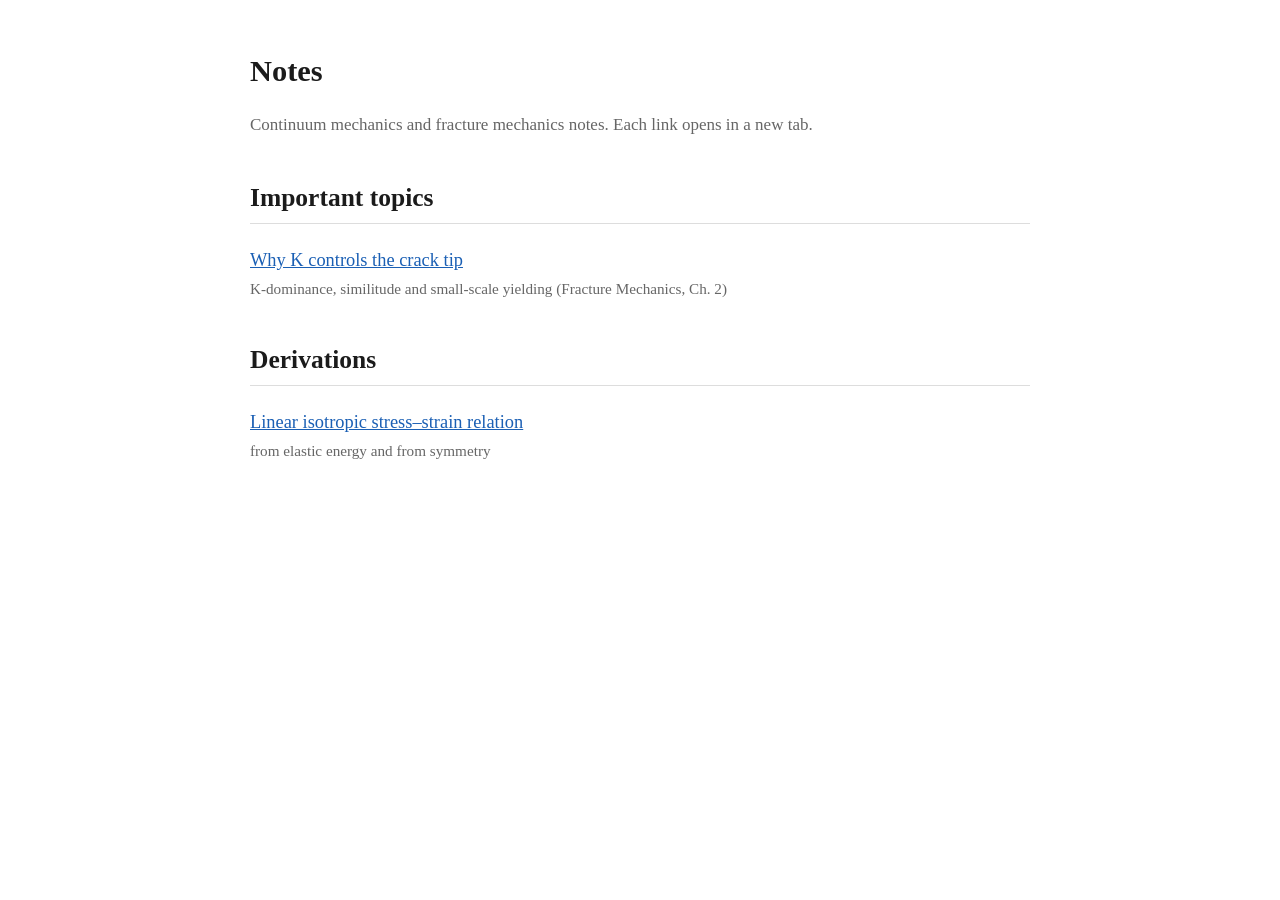
<file: index.html>
<!doctype html>
<html lang="en">
<head>
  <meta charset="utf-8">
  <meta name="viewport" content="width=device-width, initial-scale=1">
  <title>Notes</title>
  <link rel="stylesheet" href="style.css">
</head>
<body>
  <main>
    <h1>Notes</h1>
    <p class="sub">Continuum mechanics and fracture mechanics notes. Each link opens in a new tab.</p>

    <h2>Important topics</h2>
    <ul class="toc">
      <li>
        <a href="k_dominance.html" target="_blank" rel="noopener">
          Why K controls the crack tip
        </a>
        <span>K-dominance, similitude and small-scale yielding (Fracture Mechanics, Ch. 2)</span>
      </li>
      <!-- add new important topics here -->
    </ul>

    <h2>Derivations</h2>
    <ul class="toc">
      <li>
        <a href="stress_field_3d.html" target="_blank" rel="noopener">
          Linear isotropic stress–strain relation
        </a>
        <span>from elastic energy and from symmetry</span>
      </li>
      <!-- add new derivations here -->
    </ul>
  </main>
</body>
</html>
</file>
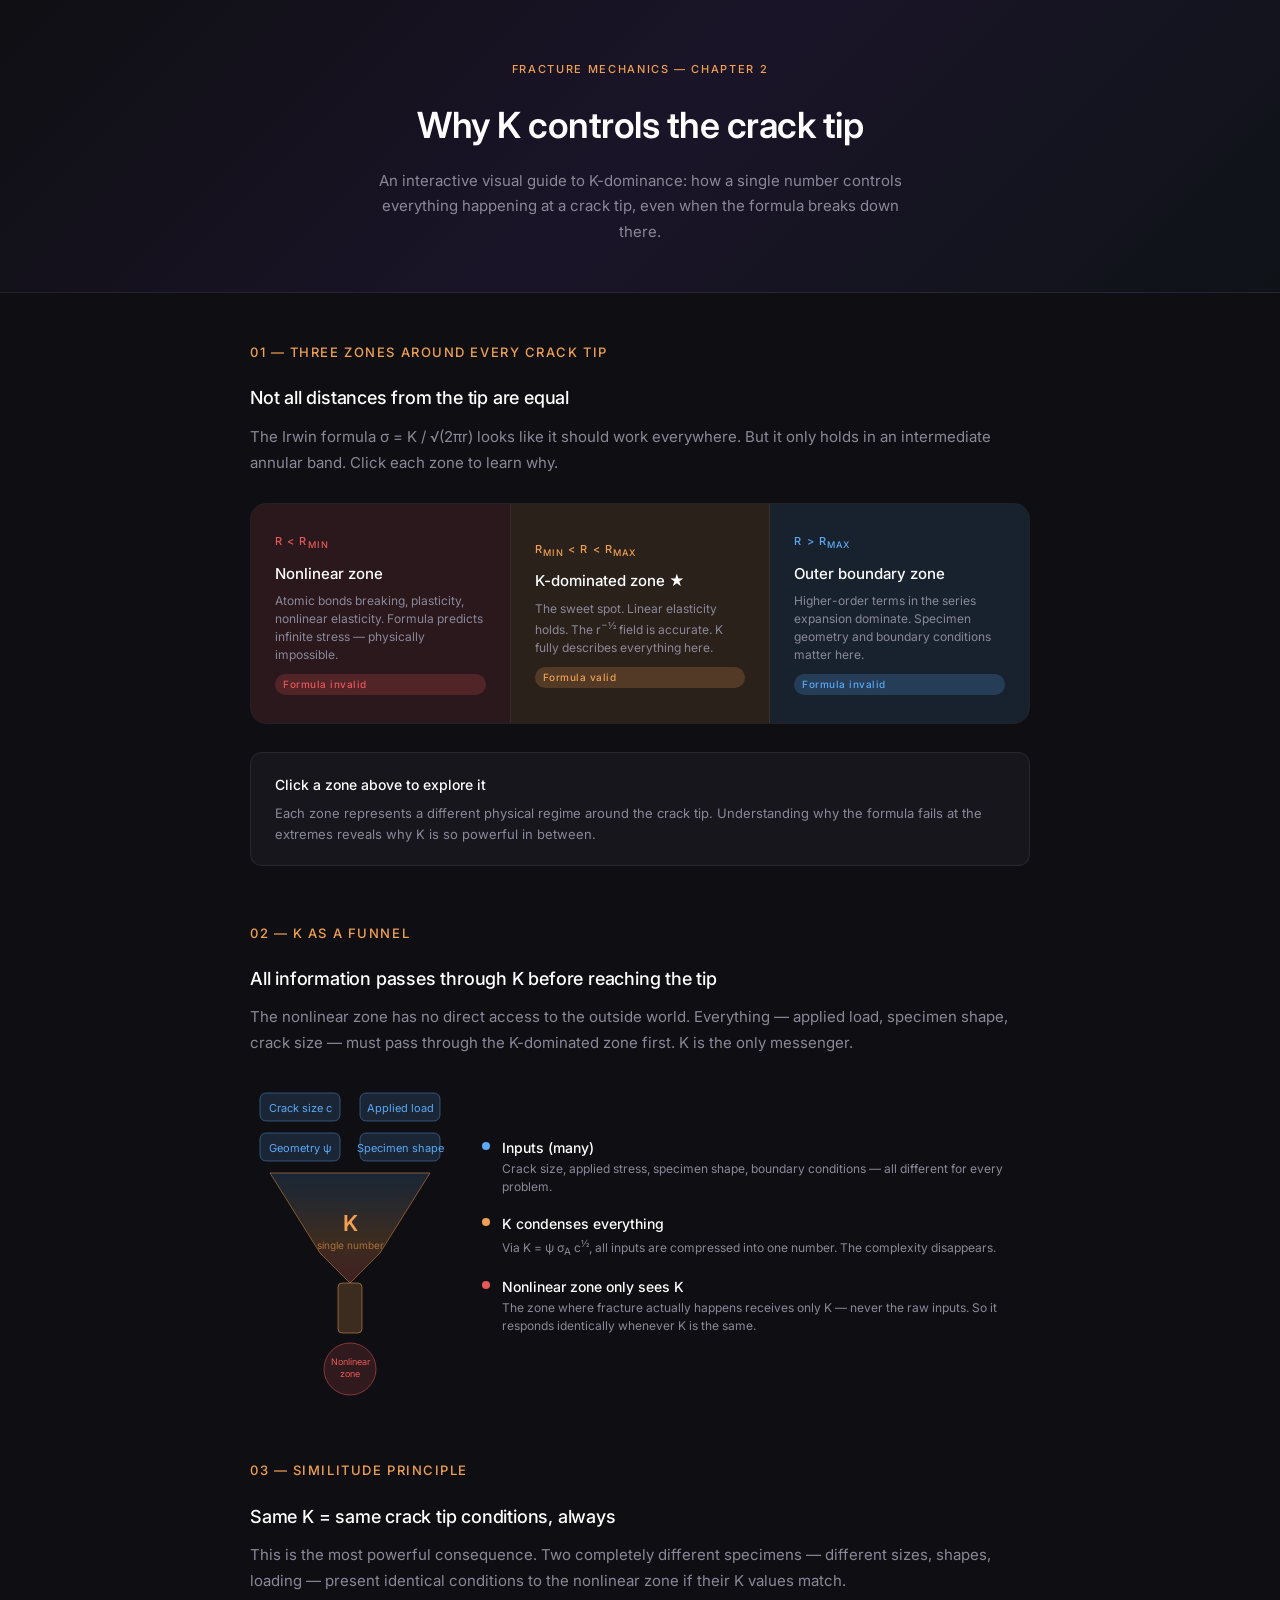
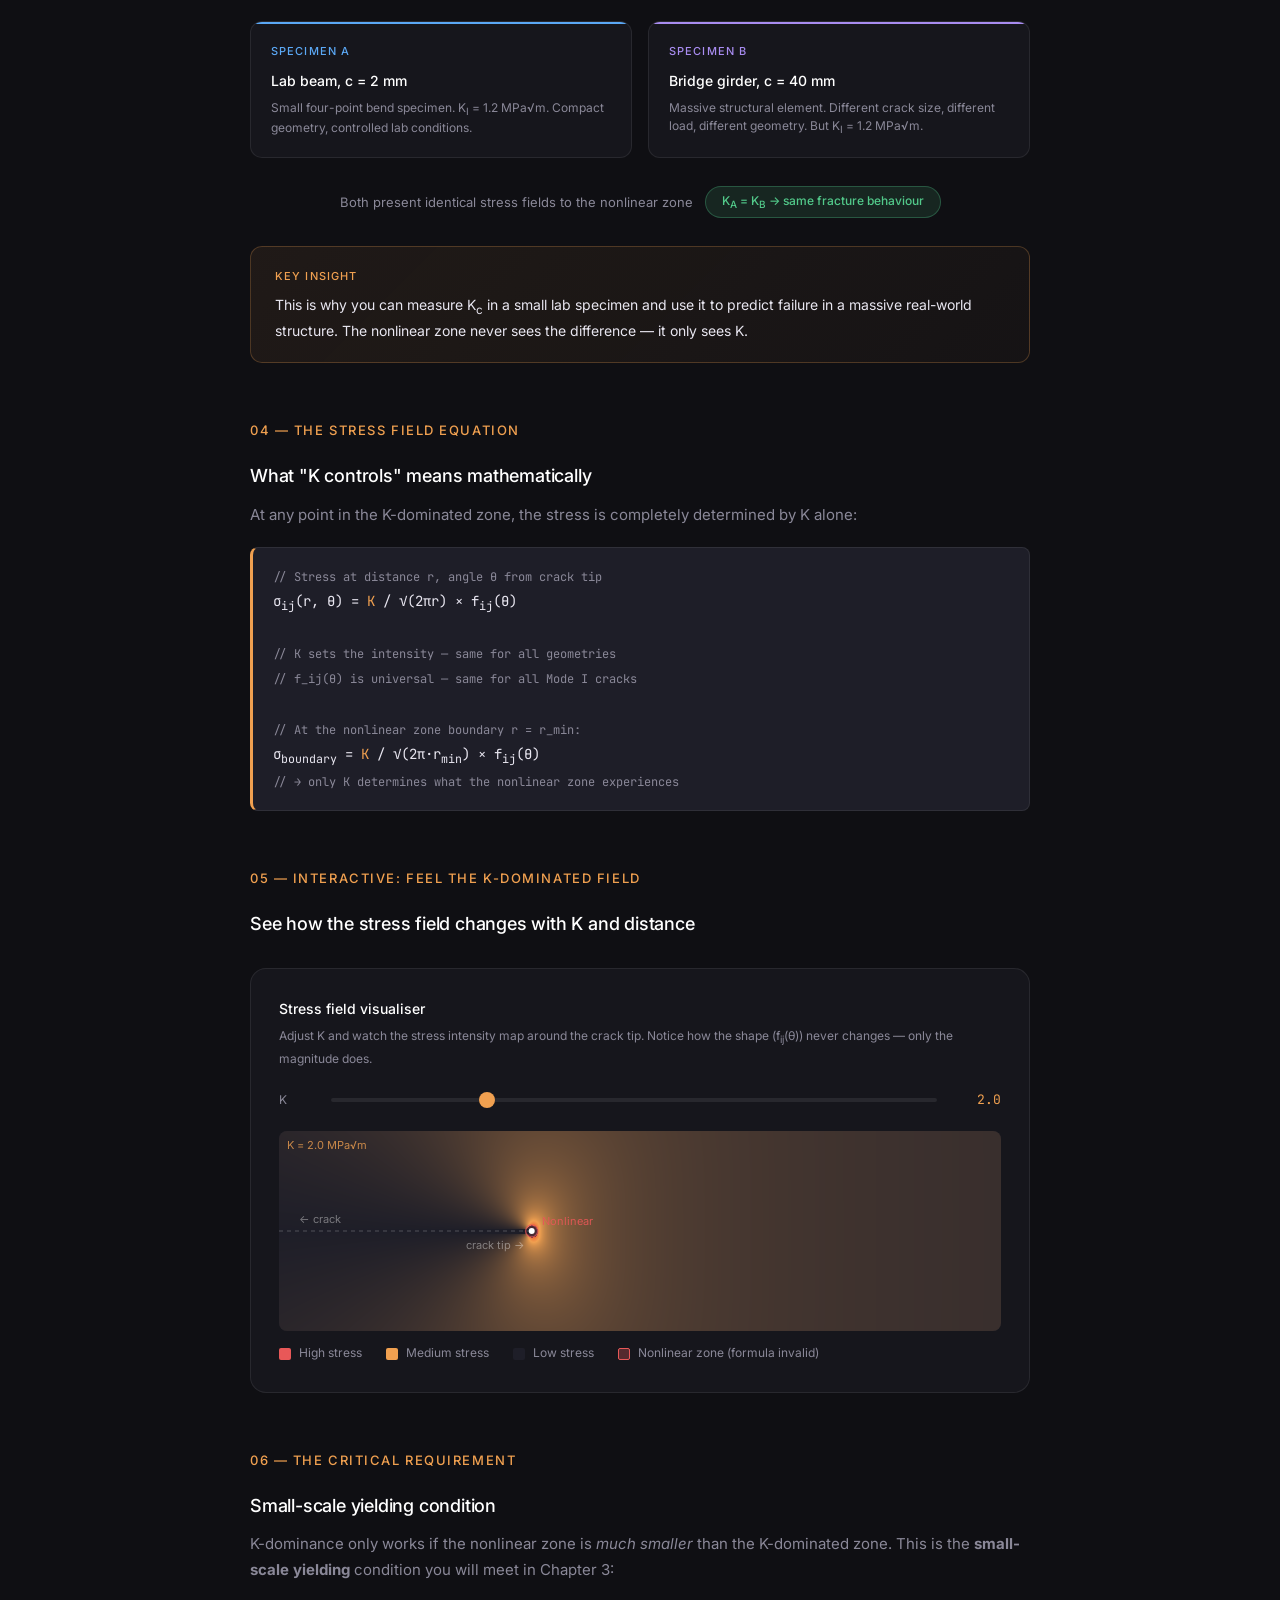
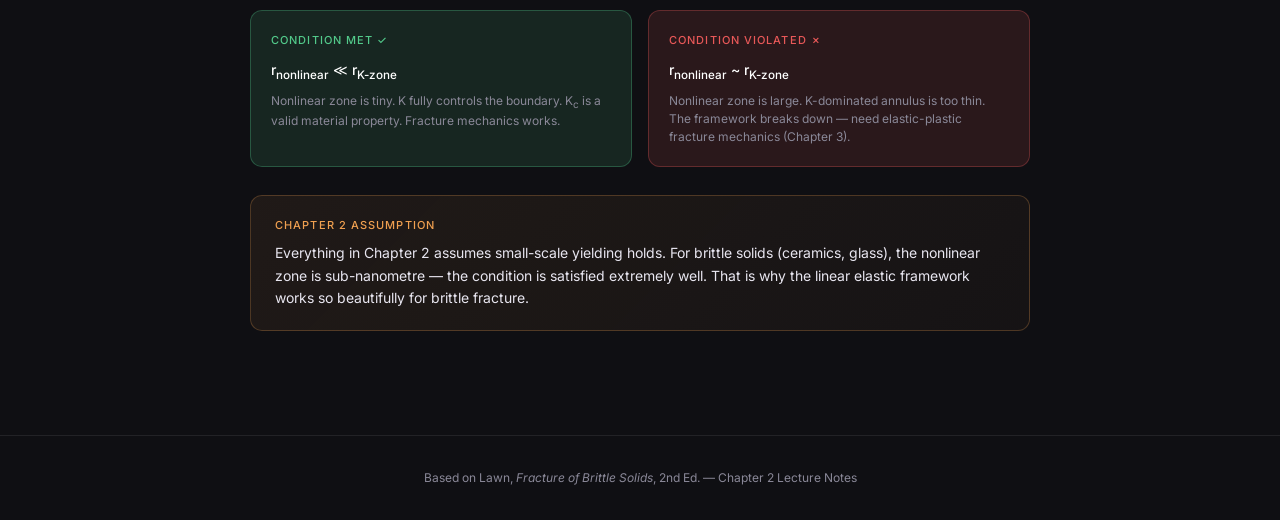
<file: k_dominance.html>
<!DOCTYPE html>
<html lang="en">
<head>
<meta charset="UTF-8">
<meta name="viewport" content="width=device-width, initial-scale=1.0">
<title>K-Dominance: Why K Controls the Crack Tip</title>
<style>
  @import url('https://fonts.googleapis.com/css2?family=Inter:wght@300;400;500;600&family=JetBrains+Mono:wght@400;500&display=swap');

  *, *::before, *::after { box-sizing: border-box; margin: 0; padding: 0; }

  :root {
    --bg: #0f0f13;
    --bg2: #16161c;
    --bg3: #1e1e28;
    --border: rgba(255,255,255,0.08);
    --text: #e8e6f0;
    --muted: #8a8898;
    --amber: #f0a050;
    --amber-dim: rgba(240,160,80,0.12);
    --blue: #5ba8f5;
    --blue-dim: rgba(91,168,245,0.12);
    --red: #e85858;
    --red-dim: rgba(232,88,88,0.12);
    --green: #52c98a;
    --green-dim: rgba(82,201,138,0.12);
    --purple: #a88cf0;
    --purple-dim: rgba(168,140,240,0.12);
  }

  body {
    background: var(--bg);
    color: var(--text);
    font-family: 'Inter', sans-serif;
    font-size: 15px;
    line-height: 1.7;
    padding: 0;
  }

  .hero {
    background: linear-gradient(135deg, #0f0f13 0%, #1a1428 50%, #0f1318 100%);
    border-bottom: 1px solid var(--border);
    padding: 60px 40px 48px;
    text-align: center;
  }

  .hero-label {
    font-size: 11px;
    letter-spacing: 0.15em;
    text-transform: uppercase;
    color: var(--amber);
    margin-bottom: 16px;
    font-weight: 500;
  }

  h1 {
    font-size: 36px;
    font-weight: 600;
    color: #fff;
    letter-spacing: -0.5px;
    margin-bottom: 12px;
  }

  .hero p {
    color: var(--muted);
    max-width: 560px;
    margin: 0 auto;
    font-size: 15px;
  }

  .container {
    max-width: 860px;
    margin: 0 auto;
    padding: 48px 40px;
  }

  .section {
    margin-bottom: 56px;
  }

  h2 {
    font-size: 13px;
    font-weight: 500;
    letter-spacing: 0.12em;
    text-transform: uppercase;
    color: var(--amber);
    margin-bottom: 20px;
  }

  h3 {
    font-size: 18px;
    font-weight: 500;
    color: #fff;
    margin-bottom: 10px;
    letter-spacing: -0.2px;
  }

  p { color: var(--muted); margin-bottom: 12px; }

  /* ── Zone diagram ── */
  .zone-wrap {
    display: flex;
    align-items: stretch;
    border-radius: 16px;
    overflow: hidden;
    border: 1px solid var(--border);
    margin: 28px 0;
    min-height: 180px;
  }

  .zone {
    flex: 1;
    padding: 28px 24px;
    display: flex;
    flex-direction: column;
    justify-content: center;
    position: relative;
    transition: all 0.3s ease;
    cursor: pointer;
  }

  .zone:not(:last-child) { border-right: 1px solid var(--border); }

  .zone.red-zone { background: var(--red-dim); }
  .zone.amber-zone { background: var(--amber-dim); }
  .zone.blue-zone { background: var(--blue-dim); }

  .zone.red-zone:hover { background: rgba(232,88,88,0.2); }
  .zone.amber-zone:hover { background: rgba(240,160,80,0.22); }
  .zone.blue-zone:hover { background: rgba(91,168,245,0.2); }

  .zone-label {
    font-size: 11px;
    letter-spacing: 0.1em;
    text-transform: uppercase;
    font-weight: 500;
    margin-bottom: 8px;
  }
  .zone.red-zone .zone-label { color: var(--red); }
  .zone.amber-zone .zone-label { color: var(--amber); }
  .zone.blue-zone .zone-label { color: var(--blue); }

  .zone-title { font-size: 15px; font-weight: 500; color: #fff; margin-bottom: 6px; }
  .zone-desc { font-size: 12px; color: var(--muted); line-height: 1.5; }

  .zone-tag {
    display: inline-block;
    font-size: 10px;
    padding: 2px 8px;
    border-radius: 20px;
    font-weight: 500;
    margin-top: 10px;
    letter-spacing: 0.05em;
  }
  .zone.red-zone .zone-tag { background: rgba(232,88,88,0.2); color: var(--red); }
  .zone.amber-zone .zone-tag { background: rgba(240,160,80,0.2); color: var(--amber); }
  .zone.blue-zone .zone-tag { background: rgba(91,168,245,0.2); color: var(--blue); }

  /* ── Info panel ── */
  .info-panel {
    background: var(--bg2);
    border: 1px solid var(--border);
    border-radius: 12px;
    padding: 20px 24px;
    margin: 0 0 28px;
    min-height: 80px;
    transition: all 0.3s ease;
  }

  .info-panel .ip-title { font-size: 14px; font-weight: 500; color: #fff; margin-bottom: 6px; }
  .info-panel .ip-body { font-size: 13px; color: var(--muted); line-height: 1.6; }

  /* ── Funnel diagram ── */
  .funnel-wrap {
    display: flex;
    gap: 32px;
    align-items: center;
    margin: 28px 0;
  }

  .funnel-svg { flex-shrink: 0; }

  .funnel-labels { flex: 1; }

  .funnel-item {
    display: flex;
    align-items: flex-start;
    gap: 12px;
    margin-bottom: 16px;
  }

  .funnel-dot {
    width: 8px; height: 8px;
    border-radius: 50%;
    margin-top: 6px;
    flex-shrink: 0;
  }

  .funnel-item-title { font-size: 14px; font-weight: 500; color: #fff; }
  .funnel-item-desc { font-size: 12px; color: var(--muted); line-height: 1.5; }

  /* ── Similitude cards ── */
  .sim-grid {
    display: grid;
    grid-template-columns: 1fr 1fr;
    gap: 16px;
    margin: 28px 0;
  }

  .sim-card {
    background: var(--bg2);
    border: 1px solid var(--border);
    border-radius: 12px;
    padding: 20px;
    position: relative;
    overflow: hidden;
  }

  .sim-card::before {
    content: '';
    position: absolute;
    top: 0; left: 0; right: 0;
    height: 2px;
  }

  .sim-card.card-a::before { background: var(--blue); }
  .sim-card.card-b::before { background: var(--purple); }

  .sim-card-label {
    font-size: 11px;
    letter-spacing: 0.1em;
    text-transform: uppercase;
    font-weight: 500;
    margin-bottom: 8px;
  }
  .card-a .sim-card-label { color: var(--blue); }
  .card-b .sim-card-label { color: var(--purple); }

  .sim-card h4 { font-size: 14px; font-weight: 500; color: #fff; margin-bottom: 6px; }
  .sim-card p { font-size: 12px; color: var(--muted); line-height: 1.5; margin: 0; }

  .sim-equal {
    display: flex;
    align-items: center;
    justify-content: center;
    gap: 12px;
    margin: 12px 0;
    font-size: 13px;
    color: var(--muted);
  }

  .sim-equal .eq-badge {
    background: var(--green-dim);
    border: 1px solid rgba(82,201,138,0.3);
    color: var(--green);
    padding: 4px 16px;
    border-radius: 20px;
    font-size: 12px;
    font-weight: 500;
  }

  /* ── Formula box ── */
  .formula {
    background: var(--bg3);
    border: 1px solid var(--border);
    border-left: 3px solid var(--amber);
    border-radius: 8px;
    padding: 16px 20px;
    font-family: 'JetBrains Mono', monospace;
    font-size: 14px;
    color: var(--text);
    margin: 20px 0;
    line-height: 1.8;
  }

  .formula .kw { color: var(--amber); }
  .formula .val { color: var(--blue); }
  .formula .comment { color: var(--muted); font-size: 12px; }

  /* ── Key insight ── */
  .insight {
    background: linear-gradient(135deg, rgba(240,160,80,0.08), rgba(240,160,80,0.03));
    border: 1px solid rgba(240,160,80,0.25);
    border-radius: 12px;
    padding: 20px 24px;
    margin: 28px 0;
  }

  .insight-label {
    font-size: 11px;
    letter-spacing: 0.1em;
    text-transform: uppercase;
    color: var(--amber);
    font-weight: 500;
    margin-bottom: 8px;
  }

  .insight p { color: var(--text); margin: 0; font-size: 14px; line-height: 1.6; }

  /* ── Interactive slider ── */
  .slider-section {
    background: var(--bg2);
    border: 1px solid var(--border);
    border-radius: 16px;
    padding: 28px;
    margin: 28px 0;
  }

  .slider-title { font-size: 14px; font-weight: 500; color: #fff; margin-bottom: 6px; }
  .slider-desc { font-size: 12px; color: var(--muted); margin-bottom: 20px; }

  .slider-row {
    display: flex;
    align-items: center;
    gap: 16px;
    margin-bottom: 20px;
  }

  .slider-row label { font-size: 12px; color: var(--muted); min-width: 36px; }

  input[type=range] {
    flex: 1;
    -webkit-appearance: none;
    background: rgba(255,255,255,0.08);
    height: 4px;
    border-radius: 2px;
    outline: none;
  }

  input[type=range]::-webkit-slider-thumb {
    -webkit-appearance: none;
    width: 16px; height: 16px;
    border-radius: 50%;
    background: var(--amber);
    cursor: pointer;
  }

  .slider-val {
    font-family: 'JetBrains Mono', monospace;
    font-size: 13px;
    color: var(--amber);
    min-width: 48px;
    text-align: right;
  }

  .viz-canvas {
    width: 100%;
    height: 200px;
    border-radius: 8px;
    overflow: hidden;
    position: relative;
    background: var(--bg3);
  }

  /* ── Divider ── */
  .divider {
    border: none;
    border-top: 1px solid var(--border);
    margin: 48px 0;
  }

  /* ── Footer ── */
  .footer {
    text-align: center;
    padding: 32px 40px;
    border-top: 1px solid var(--border);
    font-size: 12px;
    color: var(--muted);
  }

  @media (max-width: 600px) {
    .zone-wrap { flex-direction: column; }
    .zone:not(:last-child) { border-right: none; border-bottom: 1px solid var(--border); }
    .sim-grid { grid-template-columns: 1fr; }
    .funnel-wrap { flex-direction: column; }
    h1 { font-size: 26px; }
    .container { padding: 32px 20px; }
    .hero { padding: 40px 20px 36px; }
  }
</style>
</head>
<body>

<div class="hero">
  <div class="hero-label">Fracture Mechanics — Chapter 2</div>
  <h1>Why K controls the crack tip</h1>
  <p>An interactive visual guide to K-dominance: how a single number controls everything happening at a crack tip, even when the formula breaks down there.</p>
</div>

<div class="container">

  <!-- Section 1: The three zones -->
  <div class="section">
    <h2>01 — Three zones around every crack tip</h2>
    <h3>Not all distances from the tip are equal</h3>
    <p>The Irwin formula σ = K / √(2πr) looks like it should work everywhere. But it only holds in an intermediate annular band. Click each zone to learn why.</p>

    <div class="zone-wrap">
      <div class="zone red-zone" onclick="showInfo('nonlinear')">
        <div class="zone-label">r &lt; r<sub>min</sub></div>
        <div class="zone-title">Nonlinear zone</div>
        <div class="zone-desc">Atomic bonds breaking, plasticity, nonlinear elasticity. Formula predicts infinite stress — physically impossible.</div>
        <span class="zone-tag">Formula invalid</span>
      </div>
      <div class="zone amber-zone" onclick="showInfo('kzone')">
        <div class="zone-label">r<sub>min</sub> &lt; r &lt; r<sub>max</sub></div>
        <div class="zone-title">K-dominated zone ★</div>
        <div class="zone-desc">The sweet spot. Linear elasticity holds. The r<sup>−½</sup> field is accurate. K fully describes everything here.</div>
        <span class="zone-tag">Formula valid</span>
      </div>
      <div class="zone blue-zone" onclick="showInfo('outer')">
        <div class="zone-label">r &gt; r<sub>max</sub></div>
        <div class="zone-title">Outer boundary zone</div>
        <div class="zone-desc">Higher-order terms in the series expansion dominate. Specimen geometry and boundary conditions matter here.</div>
        <span class="zone-tag">Formula invalid</span>
      </div>
    </div>

    <div class="info-panel" id="info-panel">
      <div class="ip-title">Click a zone above to explore it</div>
      <div class="ip-body">Each zone represents a different physical regime around the crack tip. Understanding why the formula fails at the extremes reveals why K is so powerful in between.</div>
    </div>
  </div>

  <!-- Section 2: The funnel idea -->
  <div class="section">
    <h2>02 — K as a funnel</h2>
    <h3>All information passes through K before reaching the tip</h3>
    <p>The nonlinear zone has no direct access to the outside world. Everything — applied load, specimen shape, crack size — must pass through the K-dominated zone first. K is the only messenger.</p>

    <div class="funnel-wrap">
      <svg class="funnel-svg" width="200" height="320" viewBox="0 0 200 320">
        <defs>
          <linearGradient id="funnel-grad" x1="0" y1="0" x2="0" y2="1">
            <stop offset="0%" stop-color="#5ba8f5" stop-opacity="0.6"/>
            <stop offset="60%" stop-color="#f0a050" stop-opacity="0.8"/>
            <stop offset="100%" stop-color="#e85858" stop-opacity="0.9"/>
          </linearGradient>
        </defs>

        <!-- inputs at top -->
        <rect x="10" y="10" width="80" height="28" rx="6" fill="rgba(91,168,245,0.15)" stroke="rgba(91,168,245,0.4)" stroke-width="1"/>
        <text x="50" y="29" text-anchor="middle" fill="#5ba8f5" font-size="11" font-family="Inter">Crack size c</text>

        <rect x="110" y="10" width="80" height="28" rx="6" fill="rgba(91,168,245,0.15)" stroke="rgba(91,168,245,0.4)" stroke-width="1"/>
        <text x="150" y="29" text-anchor="middle" fill="#5ba8f5" font-size="11" font-family="Inter">Applied load</text>

        <rect x="10" y="50" width="80" height="28" rx="6" fill="rgba(91,168,245,0.15)" stroke="rgba(91,168,245,0.4)" stroke-width="1"/>
        <text x="50" y="69" text-anchor="middle" fill="#5ba8f5" font-size="11" font-family="Inter">Geometry ψ</text>

        <rect x="110" y="50" width="80" height="28" rx="6" fill="rgba(91,168,245,0.15)" stroke="rgba(91,168,245,0.4)" stroke-width="1"/>
        <text x="150" y="69" text-anchor="middle" fill="#5ba8f5" font-size="11" font-family="Inter">Specimen shape</text>

        <!-- funnel body -->
        <path d="M20,90 L180,90 L130,170 L100,200 L70,170 Z" fill="url(#funnel-grad)" opacity="0.25" stroke="rgba(240,160,80,0.5)" stroke-width="1" fill-rule="evenodd"/>
        <path d="M20,90 L180,90 L130,170 L100,200 L70,170 Z" fill="none" stroke="rgba(240,160,80,0.4)" stroke-width="1"/>

        <!-- K label inside funnel -->
        <text x="100" y="148" text-anchor="middle" fill="#f0a050" font-size="22" font-weight="600" font-family="Inter">K</text>
        <text x="100" y="166" text-anchor="middle" fill="rgba(240,160,80,0.6)" font-size="10" font-family="Inter">single number</text>

        <!-- spout -->
        <rect x="88" y="200" width="24" height="50" rx="4" fill="rgba(240,160,80,0.2)" stroke="rgba(240,160,80,0.5)" stroke-width="1"/>

        <!-- nonlinear zone at bottom -->
        <circle cx="100" cy="286" r="26" fill="rgba(232,88,88,0.15)" stroke="rgba(232,88,88,0.5)" stroke-width="1"/>
        <text x="100" y="282" text-anchor="middle" fill="#e85858" font-size="9" font-family="Inter">Nonlinear</text>
        <text x="100" y="294" text-anchor="middle" fill="#e85858" font-size="9" font-family="Inter">zone</text>
      </svg>

      <div class="funnel-labels">
        <div class="funnel-item">
          <div class="funnel-dot" style="background:var(--blue)"></div>
          <div>
            <div class="funnel-item-title">Inputs (many)</div>
            <div class="funnel-item-desc">Crack size, applied stress, specimen shape, boundary conditions — all different for every problem.</div>
          </div>
        </div>
        <div class="funnel-item">
          <div class="funnel-dot" style="background:var(--amber)"></div>
          <div>
            <div class="funnel-item-title">K condenses everything</div>
            <div class="funnel-item-desc">Via K = ψ σ<sub>A</sub> c<sup>½</sup>, all inputs are compressed into one number. The complexity disappears.</div>
          </div>
        </div>
        <div class="funnel-item">
          <div class="funnel-dot" style="background:var(--red)"></div>
          <div>
            <div class="funnel-item-title">Nonlinear zone only sees K</div>
            <div class="funnel-item-desc">The zone where fracture actually happens receives only K — never the raw inputs. So it responds identically whenever K is the same.</div>
          </div>
        </div>
      </div>
    </div>
  </div>

  <!-- Section 3: Similitude -->
  <div class="section">
    <h2>03 — Similitude principle</h2>
    <h3>Same K = same crack tip conditions, always</h3>
    <p>This is the most powerful consequence. Two completely different specimens — different sizes, shapes, loading — present identical conditions to the nonlinear zone if their K values match.</p>

    <div class="sim-grid">
      <div class="sim-card card-a">
        <div class="sim-card-label">Specimen A</div>
        <h4>Lab beam, c = 2 mm</h4>
        <p>Small four-point bend specimen. K<sub>I</sub> = 1.2 MPa√m. Compact geometry, controlled lab conditions.</p>
      </div>
      <div class="sim-card card-b">
        <div class="sim-card-label">Specimen B</div>
        <h4>Bridge girder, c = 40 mm</h4>
        <p>Massive structural element. Different crack size, different load, different geometry. But K<sub>I</sub> = 1.2 MPa√m.</p>
      </div>
    </div>

    <div class="sim-equal">
      <span>Both present identical stress fields to the nonlinear zone</span>
      <span class="eq-badge">K<sub>A</sub> = K<sub>B</sub> → same fracture behaviour</span>
    </div>

    <div class="insight">
      <div class="insight-label">Key insight</div>
      <p>This is why you can measure K<sub>c</sub> in a small lab specimen and use it to predict failure in a massive real-world structure. The nonlinear zone never sees the difference — it only sees K.</p>
    </div>
  </div>

  <!-- Section 4: Formula -->
  <div class="section">
    <h2>04 — The stress field equation</h2>
    <h3>What "K controls" means mathematically</h3>
    <p>At any point in the K-dominated zone, the stress is completely determined by K alone:</p>

    <div class="formula">
      <span class="comment">// Stress at distance r, angle θ from crack tip</span><br>
      σ<sub>ij</sub>(r, θ) = <span class="kw">K</span> / √(2πr) × f<sub>ij</sub>(θ)<br><br>
      <span class="comment">// K sets the intensity — same for all geometries</span><br>
      <span class="comment">// f_ij(θ) is universal — same for all Mode I cracks</span><br><br>
      <span class="comment">// At the nonlinear zone boundary r = r_min:</span><br>
      σ<sub>boundary</sub> = <span class="kw">K</span> / √(2π·r<sub>min</sub>) × f<sub>ij</sub>(θ)<br>
      <span class="comment">// → only K determines what the nonlinear zone experiences</span>
    </div>
  </div>

  <!-- Section 5: Interactive — feel the K field -->
  <div class="section">
    <h2>05 — Interactive: feel the K-dominated field</h2>
    <h3>See how the stress field changes with K and distance</h3>

    <div class="slider-section">
      <div class="slider-title">Stress field visualiser</div>
      <div class="slider-desc">Adjust K and watch the stress intensity map around the crack tip. Notice how the shape (f<sub>ij</sub>(θ)) never changes — only the magnitude does.</div>

      <div class="slider-row">
        <label>K</label>
        <input type="range" id="k-slider" min="1" max="5" value="2" step="0.1" oninput="drawField()">
        <span class="slider-val" id="k-val">2.0</span>
      </div>

      <div class="viz-canvas" id="canvas-wrap">
        <canvas id="field-canvas" style="display:block;width:100%;height:100%"></canvas>
      </div>

      <div style="display:flex;gap:24px;margin-top:12px;flex-wrap:wrap">
        <div style="display:flex;align-items:center;gap:8px;font-size:12px;color:var(--muted)">
          <div style="width:12px;height:12px;border-radius:2px;background:#e85858"></div> High stress
        </div>
        <div style="display:flex;align-items:center;gap:8px;font-size:12px;color:var(--muted)">
          <div style="width:12px;height:12px;border-radius:2px;background:#f0a050"></div> Medium stress
        </div>
        <div style="display:flex;align-items:center;gap:8px;font-size:12px;color:var(--muted)">
          <div style="width:12px;height:12px;border-radius:2px;background:#1e1e28"></div> Low stress
        </div>
        <div style="display:flex;align-items:center;gap:8px;font-size:12px;color:var(--muted)">
          <div style="width:12px;height:12px;border-radius:2px;background:rgba(232,88,88,0.3);border:1px solid #e85858"></div> Nonlinear zone (formula invalid)
        </div>
      </div>
    </div>
  </div>

  <!-- Section 6: Small scale yielding -->
  <div class="section">
    <h2>06 — The critical requirement</h2>
    <h3>Small-scale yielding condition</h3>
    <p>K-dominance only works if the nonlinear zone is <em>much smaller</em> than the K-dominated zone. This is the <strong>small-scale yielding</strong> condition you will meet in Chapter 3:</p>

    <div style="display:flex;align-items:stretch;gap:16px;margin:28px 0;flex-wrap:wrap">
      <div style="flex:1;min-width:200px;background:var(--green-dim);border:1px solid rgba(82,201,138,0.3);border-radius:12px;padding:20px">
        <div style="font-size:11px;letter-spacing:0.1em;text-transform:uppercase;color:var(--green);font-weight:500;margin-bottom:8px">Condition met ✓</div>
        <div style="font-size:14px;font-weight:500;color:#fff;margin-bottom:6px">r<sub>nonlinear</sub> ≪ r<sub>K-zone</sub></div>
        <div style="font-size:12px;color:var(--muted);line-height:1.5">Nonlinear zone is tiny. K fully controls the boundary. K<sub>c</sub> is a valid material property. Fracture mechanics works.</div>
      </div>
      <div style="flex:1;min-width:200px;background:var(--red-dim);border:1px solid rgba(232,88,88,0.3);border-radius:12px;padding:20px">
        <div style="font-size:11px;letter-spacing:0.1em;text-transform:uppercase;color:var(--red);font-weight:500;margin-bottom:8px">Condition violated ✗</div>
        <div style="font-size:14px;font-weight:500;color:#fff;margin-bottom:6px">r<sub>nonlinear</sub> ~ r<sub>K-zone</sub></div>
        <div style="font-size:12px;color:var(--muted);line-height:1.5">Nonlinear zone is large. K-dominated annulus is too thin. The framework breaks down — need elastic-plastic fracture mechanics (Chapter 3).</div>
      </div>
    </div>

    <div class="insight">
      <div class="insight-label">Chapter 2 assumption</div>
      <p>Everything in Chapter 2 assumes small-scale yielding holds. For brittle solids (ceramics, glass), the nonlinear zone is sub-nanometre — the condition is satisfied extremely well. That is why the linear elastic framework works so beautifully for brittle fracture.</p>
    </div>
  </div>

</div>

<div class="footer">
  Based on Lawn, <em>Fracture of Brittle Solids</em>, 2nd Ed. — Chapter 2 Lecture Notes
</div>

<script>
const infos = {
  nonlinear: {
    title: 'Nonlinear zone — where real fracture happens',
    body: 'Right at the crack tip, stress is so high that linear elasticity breaks down completely. Atomic bonds are actually breaking, real plasticity may occur even in brittle materials, and the perfectly sharp slit model fails. The formula predicts infinite stress here — which is obviously unphysical. The actual fracture process (bond rupture, atomic separation) happens here, but is driven by K from outside.'
  },
  kzone: {
    title: 'K-dominated zone — the heart of fracture mechanics',
    body: 'In this annular region, the Irwin formula is accurate. The r⁻¹ˡ² singularity dominates over all higher-order terms, and the angular functions f_ij(θ) correctly describe the stress field shape. K completely characterises this zone. The critical insight: the nonlinear zone at the centre is entirely surrounded by this K-controlled field, so K sets the boundary conditions for whatever happens inside.'
  },
  outer: {
    title: 'Outer zone — where geometry matters',
    body: 'Far from the tip, the stress field is dominated by higher-order terms in the series expansion (r^(5/2), r^(7/2), ...) rather than the singular r^(-1/2) term. The specific geometry of the specimen — its boundaries, the loading configuration, the finite size — all become important here. The simple K formula, derived from the local tip solution, cannot capture these effects and loses accuracy.'
  }
};

function showInfo(key) {
  const d = infos[key];
  document.getElementById('info-panel').innerHTML =
    `<div class="ip-title">${d.title}</div><div class="ip-body">${d.body}</div>`;
}

// Canvas field visualiser
function drawField() {
  const slider = document.getElementById('k-slider');
  const K = parseFloat(slider.value);
  document.getElementById('k-val').textContent = K.toFixed(1);

  const wrap = document.getElementById('canvas-wrap');
  const canvas = document.getElementById('field-canvas');
  const W = wrap.clientWidth;
  const H = wrap.clientHeight;
  canvas.width = W;
  canvas.height = H;
  const ctx = canvas.getContext('2d');

  const cx = W * 0.35;
  const cy = H * 0.5;
  const scale = Math.min(W, H) * 0.38;
  const rMin = 0.08;

  ctx.clearRect(0, 0, W, H);
  ctx.fillStyle = '#1e1e28';
  ctx.fillRect(0, 0, W, H);

  const imgData = ctx.createImageData(W, H);
  const data = imgData.data;

  for (let px = 0; px < W; px++) {
    for (let py = 0; py < H; py++) {
      const dx = (px - cx) / scale;
      const dy = (py - cy) / scale;
      const r = Math.sqrt(dx*dx + dy*dy);
      const theta = Math.atan2(dy, dx);

      let stress = 0;
      const idx = (py * W + px) * 4;

      if (dx < 0 && Math.abs(dy) < 0.03) {
        // crack line behind tip
        data[idx] = 30; data[idx+1] = 30; data[idx+2] = 40; data[idx+3] = 255;
        continue;
      }

      if (r < rMin) {
        // nonlinear zone
        data[idx] = 232; data[idx+1] = 88; data[idx+2] = 88; data[idx+3] = 60;
        continue;
      }

      // Mode I stress (sigma_yy component)
      const t2 = theta / 2;
      const ftheta = Math.cos(t2) * (1 + Math.sin(t2) * Math.sin(3*t2/2));
      stress = K * Math.abs(ftheta) / Math.sqrt(2 * Math.PI * r);

      const norm = Math.min(stress / (K * 2.5), 1.0);

      // colour ramp: dark → amber → red
      let rr, gg, bb;
      if (norm < 0.5) {
        const t = norm / 0.5;
        rr = Math.round(30 + t * (240 - 30));
        gg = Math.round(30 + t * (160 - 30));
        bb = Math.round(40 + t * (80 - 40));
      } else {
        const t = (norm - 0.5) / 0.5;
        rr = Math.round(240 + t * (232 - 240));
        gg = Math.round(160 - t * 160);
        bb = Math.round(80 - t * 80);
      }

      data[idx] = rr; data[idx+1] = gg; data[idx+2] = bb; data[idx+3] = 255;
    }
  }

  ctx.putImageData(imgData, 0, 0);

  // Draw crack line
  ctx.strokeStyle = 'rgba(255,255,255,0.15)';
  ctx.lineWidth = 1.5;
  ctx.setLineDash([4, 4]);
  ctx.beginPath();
  ctx.moveTo(0, cy);
  ctx.lineTo(cx, cy);
  ctx.stroke();
  ctx.setLineDash([]);

  // Draw zone boundary circle
  ctx.strokeStyle = 'rgba(232,88,88,0.7)';
  ctx.lineWidth = 1.5;
  ctx.beginPath();
  ctx.arc(cx, cy, rMin * scale, 0, Math.PI * 2);
  ctx.stroke();

  // Tip dot
  ctx.fillStyle = '#fff';
  ctx.beginPath();
  ctx.arc(cx, cy, 3, 0, Math.PI * 2);
  ctx.fill();

  // Labels
  ctx.fillStyle = 'rgba(232,88,88,0.9)';
  ctx.font = '11px Inter';
  ctx.fillText('Nonlinear', cx + rMin*scale + 4, cy - 6);

  ctx.fillStyle = 'rgba(240,160,80,0.8)';
  ctx.font = '11px Inter';
  ctx.fillText('K = ' + K.toFixed(1) + ' MPa√m', 8, 18);

  ctx.fillStyle = 'rgba(255,255,255,0.4)';
  ctx.font = '11px Inter';
  ctx.fillText('← crack', 20, cy - 8);
  ctx.fillText('crack tip →', cx - 66, cy + 18);
}

window.addEventListener('load', () => {
  setTimeout(drawField, 100);
});

window.addEventListener('resize', drawField);
</script>
</body>
</html>
</file>
<file: style.css>
:root { --bg:#fff; --fg:#1b1b1b; --muted:#666; --accent:#1a5fb4; --rule:#ddd; }
@media (prefers-color-scheme: dark) {
  :root { --bg:#16181c; --fg:#e6e6e6; --muted:#9aa0a6; --accent:#7ab0ff; --rule:#333; }
}
body { background:var(--bg); color:var(--fg); margin:0;
       font:17px/1.65 Georgia, "Times New Roman", serif; }
main { max-width:780px; margin:0 auto; padding:2rem 1.2rem 4rem; }
h1 { font-size:1.9rem; line-height:1.25; }
h2 { margin-top:2.4rem; border-bottom:1px solid var(--rule); padding-bottom:.25rem; }
h3 { margin:1.6rem 0 .3rem; font-size:1.05rem; font-style:italic; }
a { color:var(--accent); }
.sub, .toc span { color:var(--muted); }
.toc { list-style:none; padding:0; }
.toc li { margin:1rem 0; }
.toc a { font-size:1.15rem; }
.toc span { display:block; font-size:.95rem; }
.back { font-size:.95rem; }
mjx-container[display="true"] { overflow-x:auto; overflow-y:hidden; }
</file>
